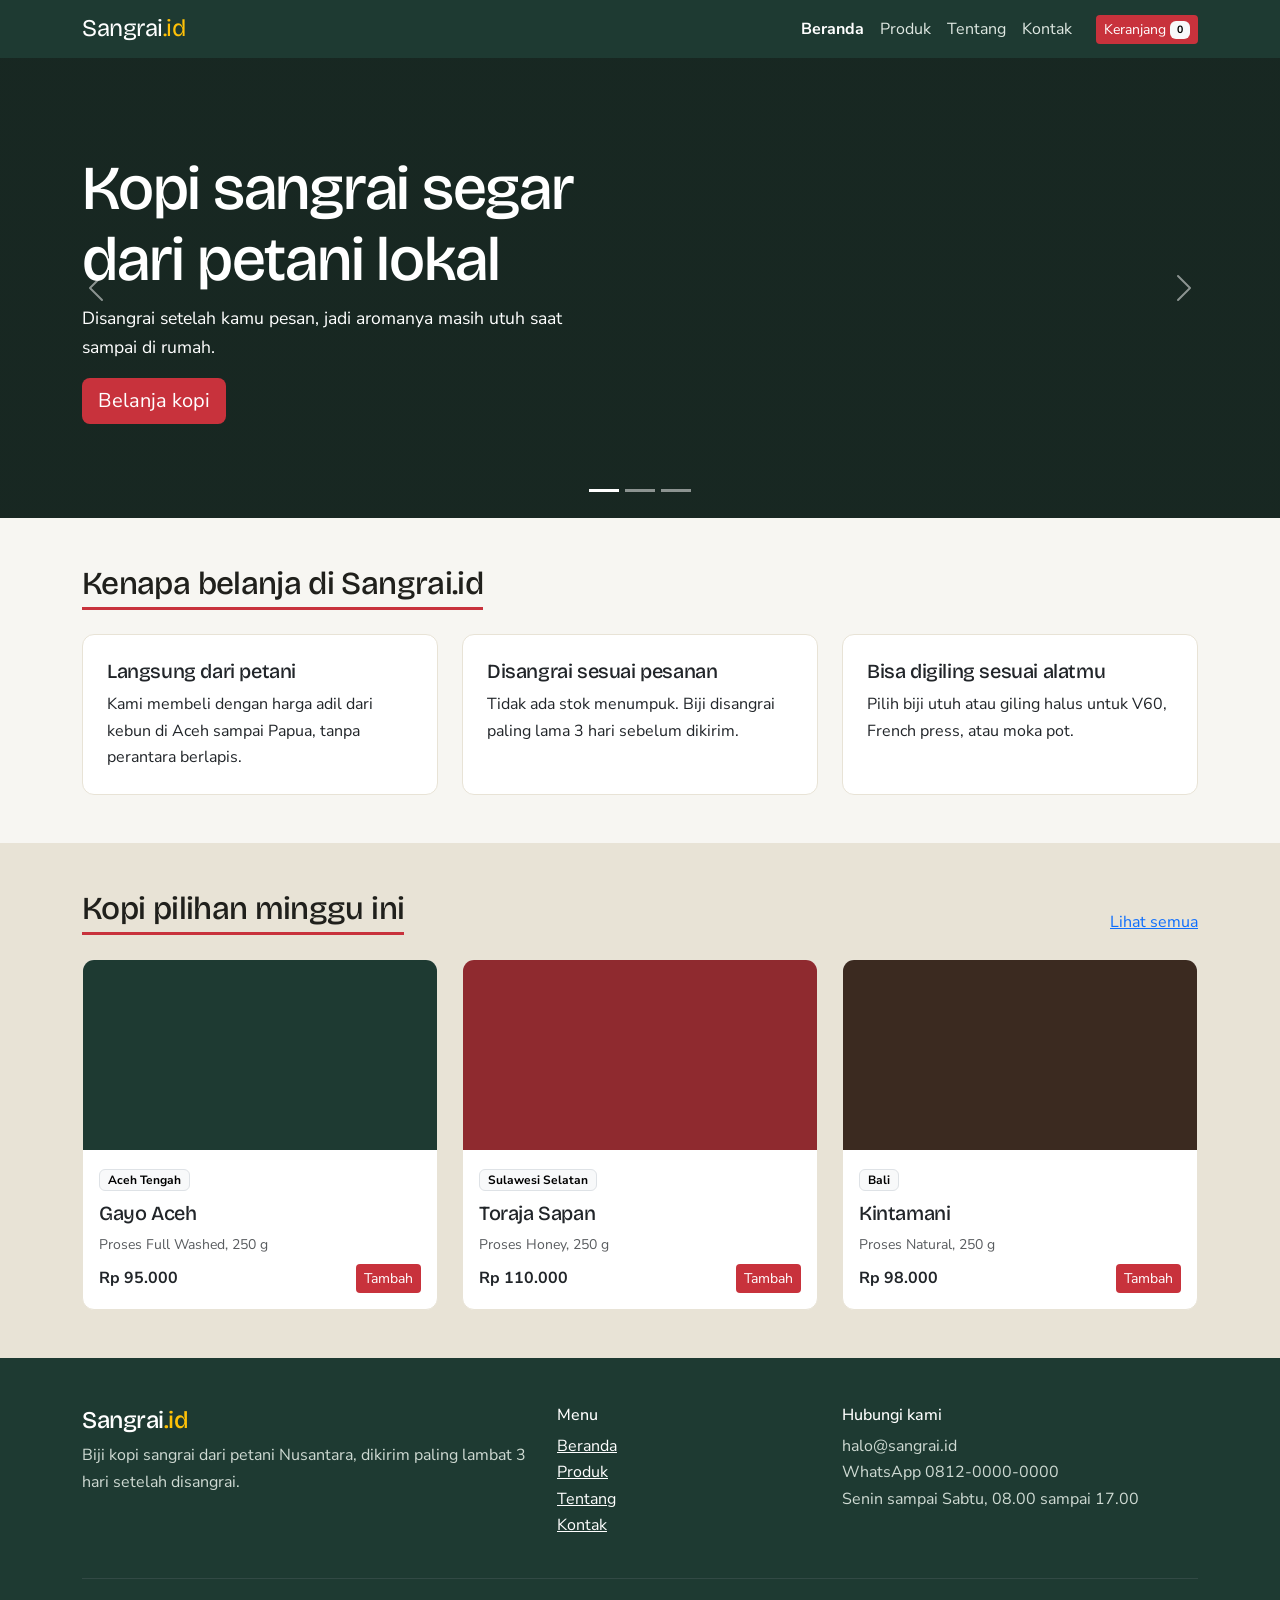
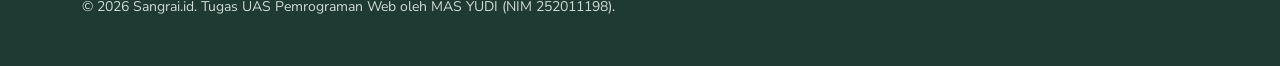
<file: index.html>
<!DOCTYPE html><html lang="id"><head><title>Sangrai.id | Biji Kopi Sangrai Nusantara</title><meta charset="utf-8"><meta name="viewport" content="width=device-width,initial-scale=1">
<link href="https://cdn.jsdelivr.net/npm/bootstrap@5.3.3/dist/css/bootstrap.min.css" rel="stylesheet">
<link href="https://fonts.googleapis.com/css2?family=Bricolage+Grotesque:wght@600;800&family=Nunito+Sans:wght@400;700&display=swap" rel="stylesheet">
<link href="css/style.css" rel="stylesheet"></head>
<body data-page="index">
<header id="nav"></header>
<main>
<div id="hero" class="carousel slide" data-bs-ride="carousel" aria-label="Promo utama">
 <div class="carousel-indicators"><button data-bs-target="#hero" data-bs-slide-to="0" class="active" aria-label="Slide 1"></button><button data-bs-target="#hero" data-bs-slide-to="1" aria-label="Slide 2"></button><button data-bs-target="#hero" data-bs-slide-to="2" aria-label="Slide 3"></button></div>
 <div class="carousel-inner">
  <div class="carousel-item active"><div class="slide" style="--foto:url(https://images.unsplash.com/photo-1447933601403-0c6688de566e?auto=format&fit=crop&w=1600&q=70);--warna:#1e3a32"><div class="container d-flex justify-content-between align-items-center"><div><h1>Kopi sangrai segar dari petani lokal</h1><p>Disangrai setelah kamu pesan, jadi aromanya masih utuh saat sampai di rumah.</p><a href="produk.html" class="btn btn-cherry btn-lg">Belanja kopi</a></div></div></div></div>
  <div class="carousel-item"><div class="slide" style="--foto:url(https://images.unsplash.com/photo-1559056199-641a0ac8b55e?auto=format&fit=crop&w=1600&q=70);--warna:#8f2a2f"><div class="container d-flex justify-content-between align-items-center"><div><h1>Ongkir gratis di atas Rp 150.000</h1><p>Berlaku ke seluruh Indonesia, dikemas kedap udara supaya tetap awet.</p><a href="produk.html" class="btn btn-light btn-lg">Lihat produk</a></div></div></div></div>
  <div class="carousel-item"><div class="slide" style="--foto:url(https://images.unsplash.com/photo-1495474472287-4d71bcdd2085?auto=format&fit=crop&w=1600&q=70);--warna:#3b2a20"><div class="container d-flex justify-content-between align-items-center"><div><h1>Langganan bulanan hemat 15%</h1><p>Pilih biji favoritmu, kami kirim tiap bulan. Bisa berhenti kapan saja.</p><a href="kontak.html" class="btn btn-cherry btn-lg">Tanya paket langganan</a></div></div></div></div>
 </div>
 <button class="carousel-control-prev" data-bs-target="#hero" data-bs-slide="prev" aria-label="Sebelumnya"><span class="carousel-control-prev-icon"></span></button>
 <button class="carousel-control-next" data-bs-target="#hero" data-bs-slide="next" aria-label="Berikutnya"><span class="carousel-control-next-icon"></span></button>
</div>

<section class="container py-5">
 <h2 class="judul mb-4">Kenapa belanja di Sangrai.id</h2>
 <div class="row g-4">
  <div class="col-md-4"><div class="card h-100 p-4"><h3 class="h5">Langsung dari petani</h3><p class="mb-0">Kami membeli dengan harga adil dari kebun di Aceh sampai Papua, tanpa perantara berlapis.</p></div></div>
  <div class="col-md-4"><div class="card h-100 p-4"><h3 class="h5">Disangrai sesuai pesanan</h3><p class="mb-0">Tidak ada stok menumpuk. Biji disangrai paling lama 3 hari sebelum dikirim.</p></div></div>
  <div class="col-md-4"><div class="card h-100 p-4"><h3 class="h5">Bisa digiling sesuai alatmu</h3><p class="mb-0">Pilih biji utuh atau giling halus untuk V60, French press, atau moka pot.</p></div></div>
 </div>
</section>

<section class="band py-5"><div class="container">
 <div class="d-flex justify-content-between align-items-end mb-4"><h2 class="judul mb-0">Kopi pilihan minggu ini</h2><a href="produk.html">Lihat semua</a></div>
 <div class="row g-4" id="unggulan"></div>
</div></section>
</main>
<footer id="foot"></footer>
<script src="https://cdn.jsdelivr.net/npm/bootstrap@5.3.3/dist/js/bootstrap.bundle.min.js"></script>
<script src="js/layout.js"></script>
<script>tampil(document.getElementById('unggulan'),PRODUK.slice(0,3))</script>
</body></html>
</file>
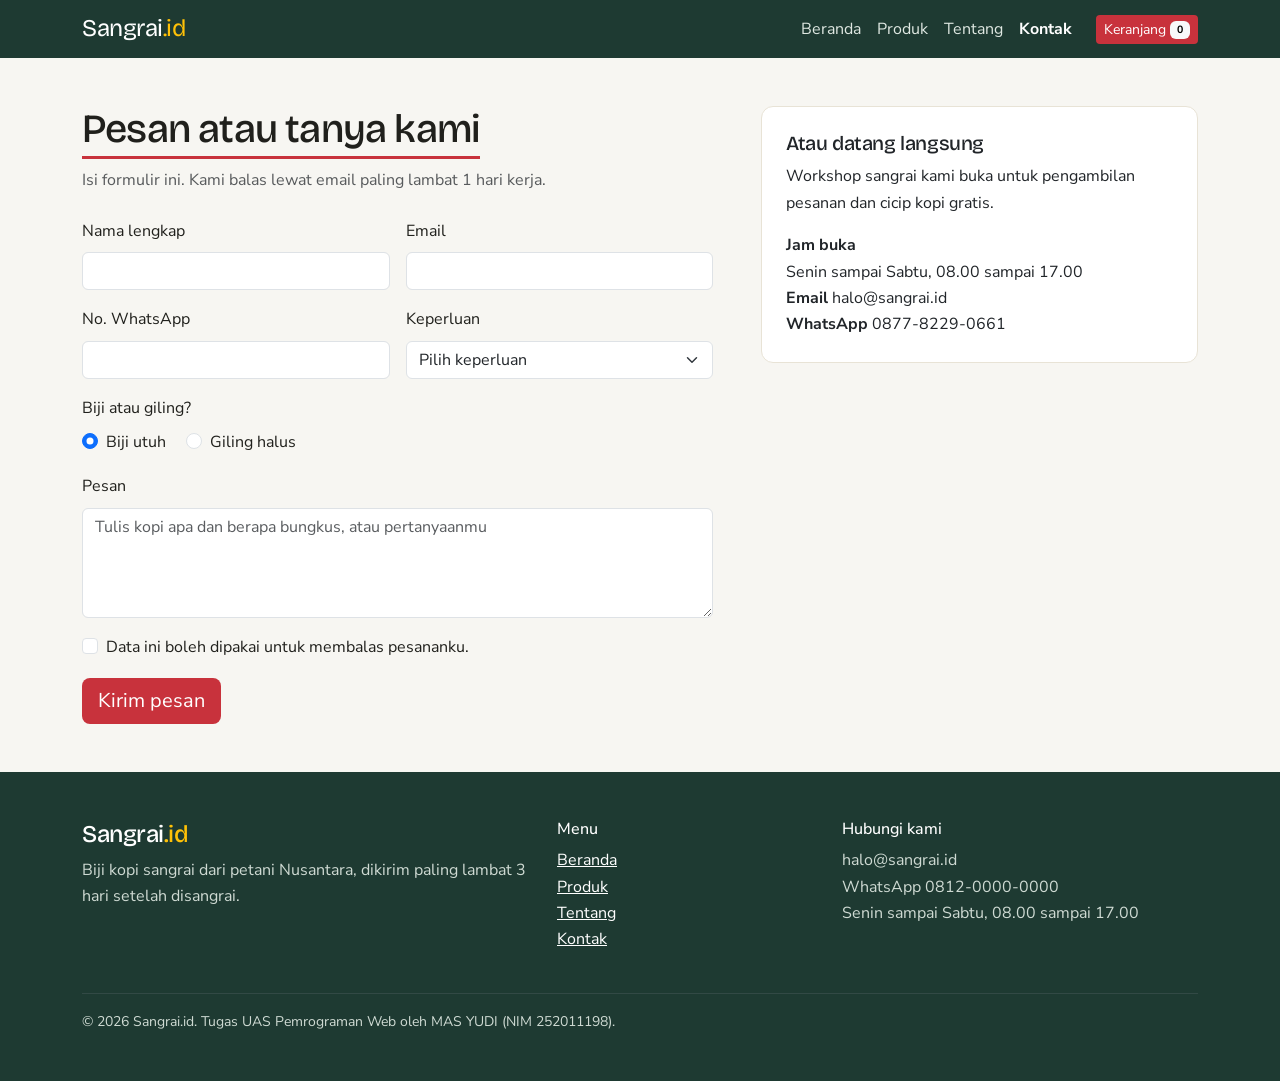
<file: kontak.html>
<!DOCTYPE html>
<html lang="id">

<head>
    <title>Kontak dan Pemesanan | Sangrai.id</title>
    <meta charset="utf-8">
    <meta name="viewport" content="width=device-width,initial-scale=1">
    <link href="https://cdn.jsdelivr.net/npm/bootstrap@5.3.3/dist/css/bootstrap.min.css" rel="stylesheet">
    <link
        href="https://fonts.googleapis.com/css2?family=Bricolage+Grotesque:wght@600;800&family=Nunito+Sans:wght@400;700&display=swap"
        rel="stylesheet">
    <link href="css/style.css" rel="stylesheet">
</head>

<body data-page="kontak">
    <header id="nav"></header>
    <main class="container py-5">
        <div class="row g-5">
            <div class="col-lg-7">
                <h1 class="judul mb-2">Pesan atau tanya kami</h1>
                <p class="text-muted mb-4">Isi formulir ini. Kami balas lewat email paling lambat 1 hari kerja.</p>
                <div id="sukses" class="alert alert-success d-none" role="status"></div>
                <form id="form" class="row g-3 needs-validation" novalidate>
                    <div class="col-md-6"><label for="nama" class="form-label">Nama lengkap</label><input id="nama"
                            class="form-control" required minlength="3">
                        <div class="invalid-feedback">Isi nama minimal 3 huruf.</div>
                    </div>
                    <div class="col-md-6"><label for="email" class="form-label">Email</label><input id="email"
                            type="email" class="form-control" required>
                        <div class="invalid-feedback">Isi email yang valid, contoh nama@email.com.</div>
                    </div>
                    <div class="col-md-6"><label for="hp" class="form-label">No. WhatsApp</label><input id="hp"
                            type="tel" class="form-control" pattern="08[0-9]{8,11}" required>
                        <div class="invalid-feedback">Mulai dengan 08, 10 sampai 13 angka.</div>
                    </div>
                    <div class="col-md-6"><label for="topik" class="form-label">Keperluan</label><select id="topik"
                            class="form-select" required>
                            <option value="">Pilih keperluan</option>
                            <option>Pesan kopi</option>
                            <option>Langganan bulanan</option>
                            <option>Pesanan kantor atau cafe</option>
                            <option>Pertanyaan lain</option>
                        </select>
                        <div class="invalid-feedback">Pilih salah satu keperluan.</div>
                    </div>
                    <div class="col-12"><label class="form-label d-block">Biji atau giling?</label>
                        <div class="form-check form-check-inline"><input class="form-check-input" type="radio"
                                name="olah" id="o1" checked><label class="form-check-label" for="o1">Biji utuh</label>
                        </div>
                        <div class="form-check form-check-inline"><input class="form-check-input" type="radio"
                                name="olah" id="o2"><label class="form-check-label" for="o2">Giling halus</label></div>
                    </div>
                    <div class="col-12"><label for="pesan" class="form-label">Pesan</label><textarea id="pesan" rows="4"
                            class="form-control" required minlength="10"
                            placeholder="Tulis kopi apa dan berapa bungkus, atau pertanyaanmu"></textarea>
                        <div class="invalid-feedback">Tulis pesan minimal 10 karakter.</div>
                    </div>
                    <div class="col-12">
                        <div class="form-check"><input id="setuju" class="form-check-input" type="checkbox"
                                required><label for="setuju" class="form-check-label">Data ini boleh dipakai untuk
                                membalas pesananku.</label>
                            <div class="invalid-feedback">Centang dulu untuk melanjutkan.</div>
                        </div>
                    </div>
                    <div class="col-12"><button class="btn btn-cherry btn-lg" type="submit">Kirim pesan</button></div>
                </form>
            </div>
            <aside class="col-lg-5">
                <div class="card p-4">
                    <h2 class="h5">Atau datang langsung</h2>
                    <p>Workshop sangrai kami buka untuk pengambilan pesanan dan cicip kopi gratis.</p>
                    <p class="mb-0"><strong>Jam buka</strong><br>Senin sampai Sabtu, 08.00 sampai
                        17.00<br><strong>Email</strong> halo@sangrai.id<br><strong>WhatsApp</strong> 0877-8229-0661
                    </p>
                </div>
            </aside>
        </div>
    </main>
    <footer id="foot"></footer>
    <script src="https://cdn.jsdelivr.net/npm/bootstrap@5.3.3/dist/js/bootstrap.bundle.min.js"></script>
    <script src="js/layout.js"></script>
    <script>
        const f = document.getElementById('form');
        f.addEventListener('submit', e => {
            e.preventDefault(); f.classList.add('was-validated');
            if (!f.checkValidity()) return;
            const s = document.getElementById('sukses'); s.textContent = 'Terima kasih, ' + document.getElementById('nama').value + '. Pesanmu sudah kami terima.';
            s.classList.remove('d-none'); f.reset(); f.classList.remove('was-validated'); s.scrollIntoView({ behavior: 'smooth' })
        });
    </script>
</body>

</html>
</file>
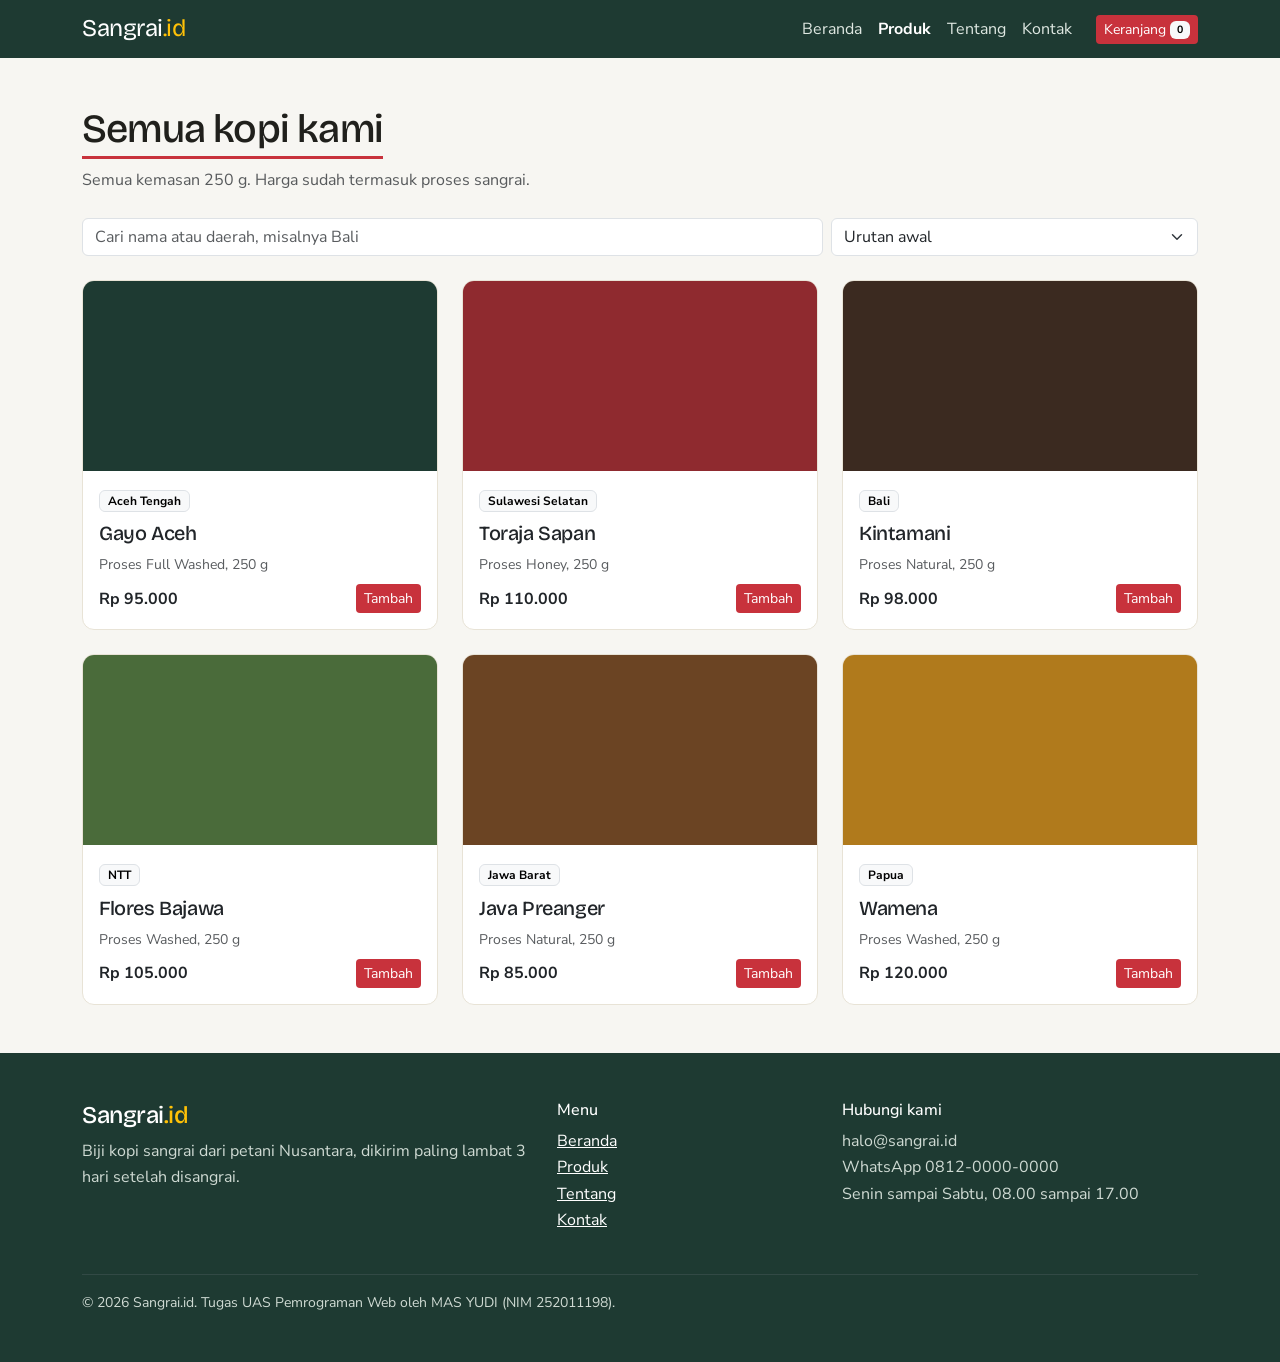
<file: produk.html>
<!DOCTYPE html><html lang="id"><head><title>Produk | Sangrai.id</title><meta charset="utf-8"><meta name="viewport" content="width=device-width,initial-scale=1">
<link href="https://cdn.jsdelivr.net/npm/bootstrap@5.3.3/dist/css/bootstrap.min.css" rel="stylesheet">
<link href="https://fonts.googleapis.com/css2?family=Bricolage+Grotesque:wght@600;800&family=Nunito+Sans:wght@400;700&display=swap" rel="stylesheet">
<link href="css/style.css" rel="stylesheet"></head>
<body data-page="produk">
<header id="nav"></header>
<main class="container py-5">
 <h1 class="judul mb-2">Semua kopi kami</h1>
 <p class="text-muted mb-4">Semua kemasan 250 g. Harga sudah termasuk proses sangrai.</p>
 <form class="row g-2 mb-4" role="search" onsubmit="return false">
  <div class="col-md-8"><label class="visually-hidden" for="cari">Cari kopi</label><input id="cari" class="form-control" placeholder="Cari nama atau daerah, misalnya Bali"></div>
  <div class="col-md-4"><label class="visually-hidden" for="urut">Urutkan</label><select id="urut" class="form-select"><option value="0">Urutan awal</option><option value="1">Harga termurah</option><option value="2">Harga termahal</option></select></div>
 </form>
 <div class="row g-4" id="daftar"></div>
</main>
<footer id="foot"></footer>
<script src="https://cdn.jsdelivr.net/npm/bootstrap@5.3.3/dist/js/bootstrap.bundle.min.js"></script>
<script src="js/layout.js"></script>
<script>
const d=document.getElementById('daftar'),q=document.getElementById('cari'),u=document.getElementById('urut');
function filter(){let l=PRODUK.filter(p=>(p.nama+p.asal).toLowerCase().includes(q.value.toLowerCase()));
if(u.value==='1')l.sort((a,b)=>a.harga-b.harga);if(u.value==='2')l.sort((a,b)=>b.harga-a.harga);tampil(d,l)}
q.oninput=u.onchange=filter;filter();
</script>
</body></html>
</file>
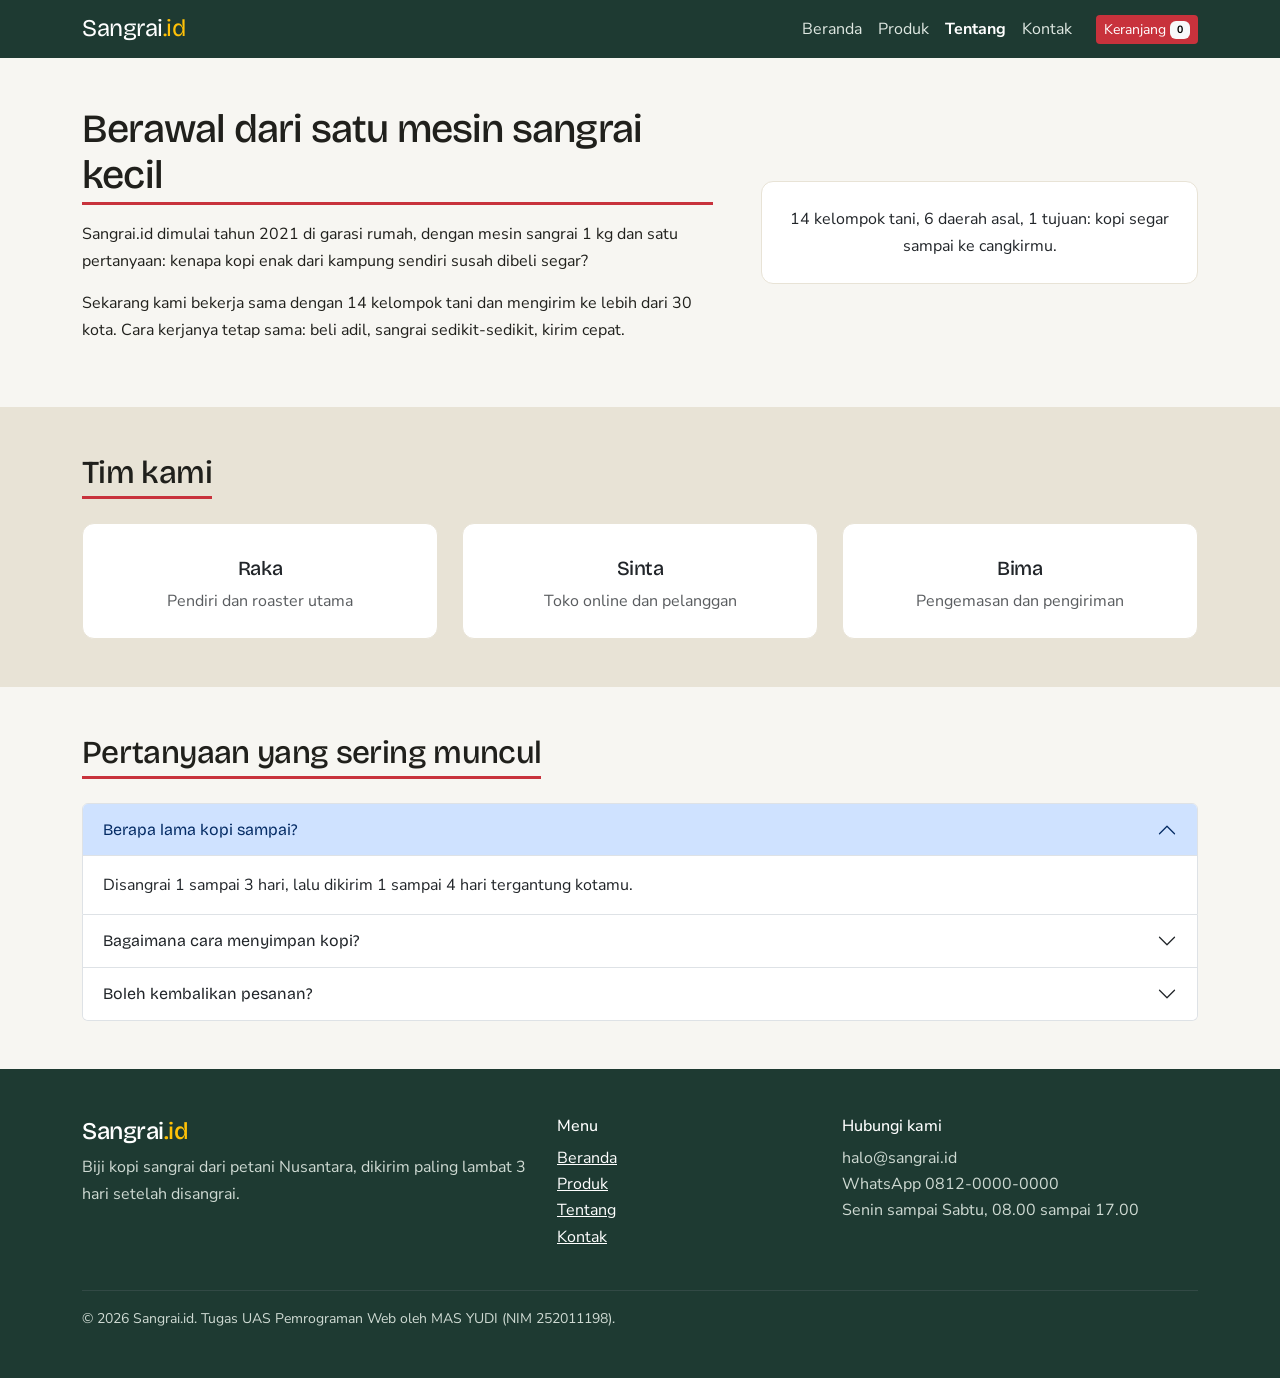
<file: tentang.html>
<!DOCTYPE html><html lang="id"><head><title>Tentang Kami | Sangrai.id</title><meta charset="utf-8"><meta name="viewport" content="width=device-width,initial-scale=1">
<link href="https://cdn.jsdelivr.net/npm/bootstrap@5.3.3/dist/css/bootstrap.min.css" rel="stylesheet">
<link href="https://fonts.googleapis.com/css2?family=Bricolage+Grotesque:wght@600;800&family=Nunito+Sans:wght@400;700&display=swap" rel="stylesheet">
<link href="css/style.css" rel="stylesheet"></head>
<body data-page="tentang">
<header id="nav"></header>
<main>
<section class="container py-5"><div class="row g-5 align-items-center">
 <div class="col-lg-7"><h1 class="judul mb-3">Berawal dari satu mesin sangrai kecil</h1>
 <p>Sangrai.id dimulai tahun 2021 di garasi rumah, dengan mesin sangrai 1 kg dan satu pertanyaan: kenapa kopi enak dari kampung sendiri susah dibeli segar?</p>
 <p>Sekarang kami bekerja sama dengan 14 kelompok tani dan mengirim ke lebih dari 30 kota. Cara kerjanya tetap sama: beli adil, sangrai sedikit-sedikit, kirim cepat.</p></div>
 <div class="col-lg-5"><div class="card p-4 text-center"><img src="https://images.unsplash.com/photo-1511920170033-f8396924c348?auto=format&fit=crop&w=900&q=70" alt="Suasana workshop sangrai Sangrai.id" class="img-fluid rounded mb-3" onerror="this.remove()"><p class="mb-0">14 kelompok tani, 6 daerah asal, 1 tujuan: kopi segar sampai ke cangkirmu.</p></div></div>
</div></section>

<section class="band py-5"><div class="container"><h2 class="judul mb-4">Tim kami</h2><div class="row g-4">
 <div class="col-md-4"><div class="card text-center p-4 h-100"><img src="https://i.pravatar.cc/240?img=12" alt="" width="96" height="96" class="rounded-circle mx-auto" onerror="this.remove()"><h3 class="h5 mt-2">Raka</h3><p class="mb-0 text-muted">Pendiri dan roaster utama</p></div></div>
 <div class="col-md-4"><div class="card text-center p-4 h-100"><img src="https://i.pravatar.cc/240?img=47" alt="" width="96" height="96" class="rounded-circle mx-auto" onerror="this.remove()"><h3 class="h5 mt-2">Sinta</h3><p class="mb-0 text-muted">Toko online dan pelanggan</p></div></div>
 <div class="col-md-4"><div class="card text-center p-4 h-100"><img src="https://i.pravatar.cc/240?img=15" alt="" width="96" height="96" class="rounded-circle mx-auto" onerror="this.remove()"><h3 class="h5 mt-2">Bima</h3><p class="mb-0 text-muted">Pengemasan dan pengiriman</p></div></div>
</div></div></section>

<section class="container py-5"><h2 class="judul mb-4">Pertanyaan yang sering muncul</h2>
<div class="accordion" id="faq">
 <div class="accordion-item"><h3 class="accordion-header"><button class="accordion-button" data-bs-toggle="collapse" data-bs-target="#f1">Berapa lama kopi sampai?</button></h3><div id="f1" class="accordion-collapse collapse show" data-bs-parent="#faq"><div class="accordion-body">Disangrai 1 sampai 3 hari, lalu dikirim 1 sampai 4 hari tergantung kotamu.</div></div></div>
 <div class="accordion-item"><h3 class="accordion-header"><button class="accordion-button collapsed" data-bs-toggle="collapse" data-bs-target="#f2">Bagaimana cara menyimpan kopi?</button></h3><div id="f2" class="accordion-collapse collapse" data-bs-parent="#faq"><div class="accordion-body">Simpan di wadah kedap udara, jauh dari panas dan cahaya. Paling enak dihabiskan dalam 4 minggu.</div></div></div>
 <div class="accordion-item"><h3 class="accordion-header"><button class="accordion-button collapsed" data-bs-toggle="collapse" data-bs-target="#f3">Boleh kembalikan pesanan?</button></h3><div id="f3" class="accordion-collapse collapse" data-bs-parent="#faq"><div class="accordion-body">Kalau kopi rusak atau salah kirim, hubungi kami dalam 2 hari dan kami ganti baru.</div></div></div>
</div></section>
</main>
<footer id="foot"></footer>
<script src="https://cdn.jsdelivr.net/npm/bootstrap@5.3.3/dist/js/bootstrap.bundle.min.js"></script>
<script src="js/layout.js"></script>
</body></html>
</file>
<file: css/style.css>
:root{--hutan:#1e3a32;--ceri:#c8323c;--kertas:#f7f6f2;--pasir:#e8e3d6;--tinta:#20201c}
body{background:var(--kertas);color:var(--tinta);font-family:'Nunito Sans',sans-serif;line-height:1.65}
h1,h2,h3,.navbar-brand{font-family:'Bricolage Grotesque',sans-serif;letter-spacing:-.02em;line-height:1.15}
.navbar{background:var(--hutan)}
.navbar .nav-link{color:#dfe8e2}.navbar .nav-link.active,.navbar .nav-link:hover{color:#fff;font-weight:700}
.btn-cherry{background:var(--ceri);color:#fff;border:0}.btn-cherry:hover{background:#a82832;color:#fff}
.slide{min-height:460px;display:flex;align-items:center;color:#fff;background:linear-gradient(rgba(20,28,24,.62),rgba(20,28,24,.62)),var(--foto) center/cover var(--warna,#1e3a32)}
.slide h1{font-size:clamp(2.2rem,6vw,3.9rem);max-width:15ch}
.slide p{max-width:46ch;font-size:1.1rem}
.card{border:1px solid var(--pasir);background:#fff;border-radius:.75rem;overflow:hidden}
.thumb{height:190px;overflow:hidden}.thumb img{width:100%;height:100%;object-fit:cover;display:block}
.judul{border-bottom:3px solid var(--ceri);display:inline-block;padding-bottom:.25rem}
.band{background:var(--pasir)}
footer{background:var(--hutan);color:#cfdad3}footer a{color:#fff}
.btn:focus-visible,.nav-link:focus-visible,a:focus-visible{outline:3px solid #ffd166;outline-offset:2px}
@media (prefers-reduced-motion:reduce){.carousel-item{transition:none!important}}
</file>
